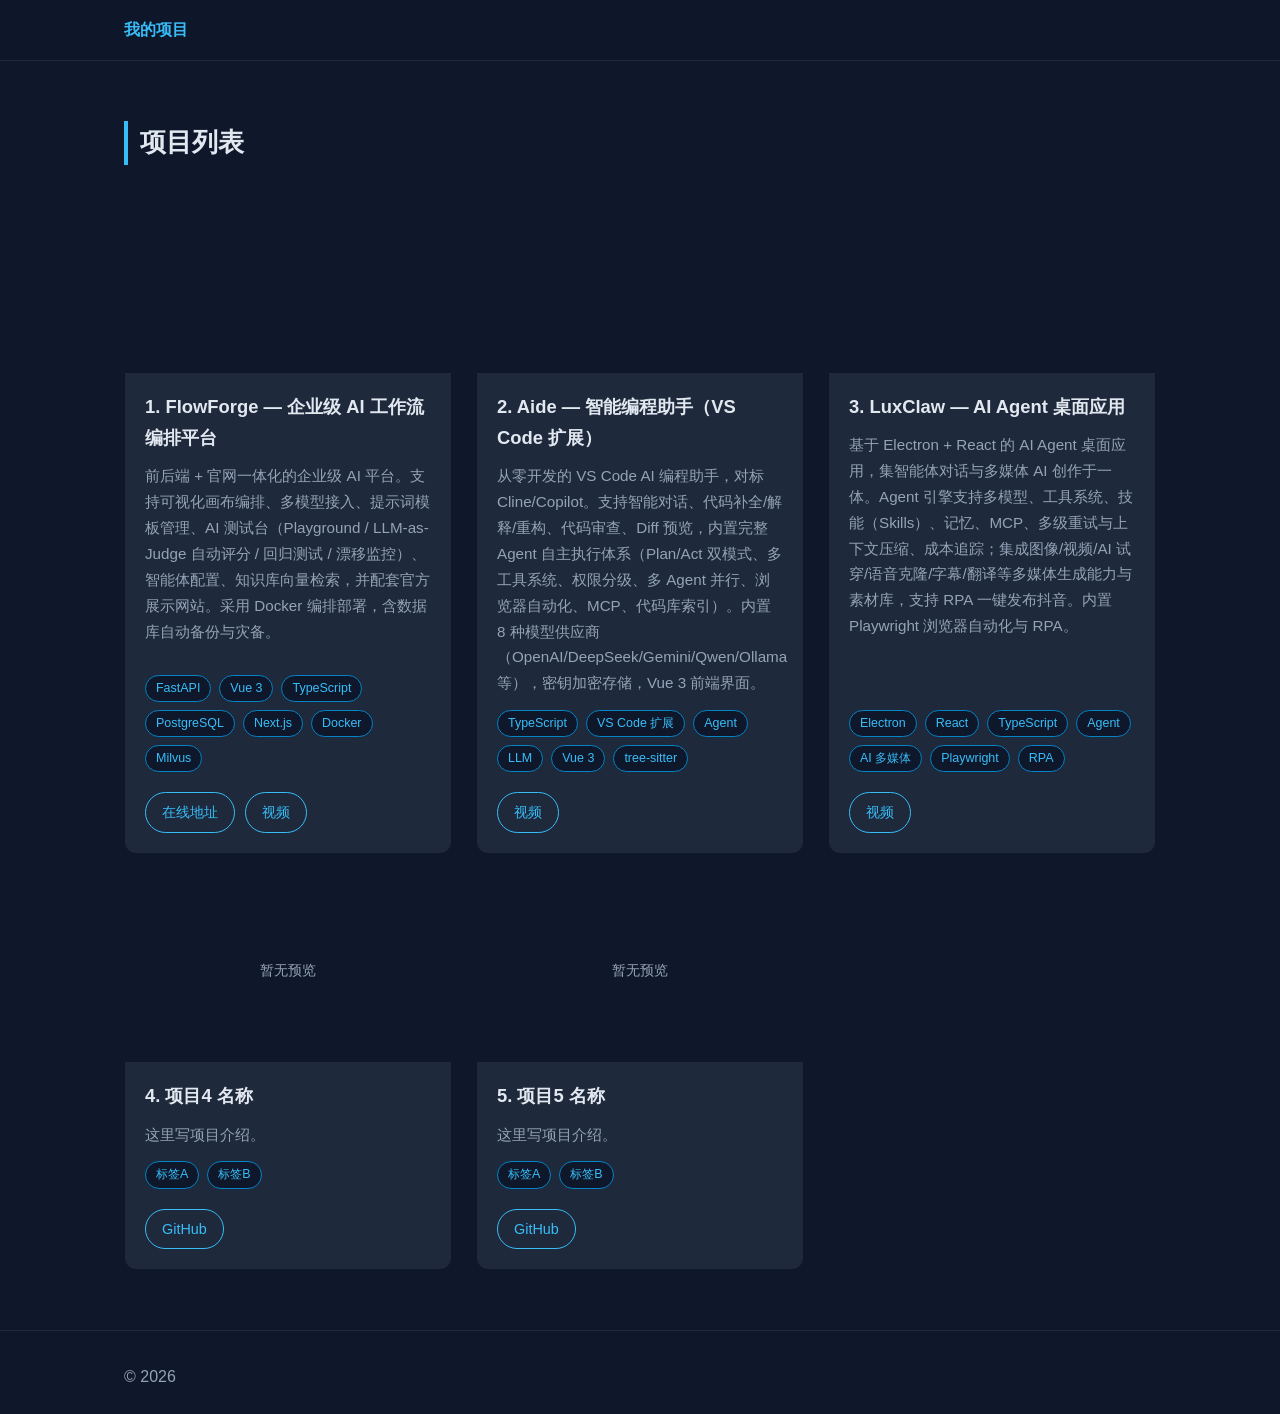
<file: index.html>
<!DOCTYPE html>
<html lang="zh-CN">
<head>
  <meta charset="UTF-8" />
  <meta name="viewport" content="width=device-width, initial-scale=1.0" />
  <title>我的项目</title>
  <link rel="stylesheet" href="assets/css/style.css" />
</head>
<body>
  <header class="site-header">
    <div class="container">
      <span class="brand">我的项目</span>
    </div>
  </header>

  <main id="projects" class="container">
    <h2 class="section-title">项目列表</h2>
    <div id="project-list" class="grid">
      <!-- 由 projects.js 渲染 -->
    </div>
  </main>

  <footer class="site-footer">
    <div class="container">
      <p>© <span id="year"></span></p>
    </div>
  </footer>

  <script src="assets/js/projects.js"></script>
  <script>
    document.getElementById('year').textContent = new Date().getFullYear();

    const list = document.getElementById('project-list');
    PROJECTS.forEach((p, i) => {
      const card = document.createElement('article');
      card.className = 'card';

      let media = '';
      if (typeof p.video === 'string') {
        // 外链视频（如 B站 iframe 地址）
        media = `<iframe class="media media-iframe" src="${p.video}" scrolling="no" border="0" frameborder="no" framespacing="0" allowfullscreen="true"></iframe>`;
      } else if (p.video && p.video.src) {
        // 本地视频文件
        media = `
          <video class="media" controls preload="metadata" poster="${p.image || ''}">
            <source src="${p.video.src}" type="${p.video.type}" />
            你的浏览器不支持 video 标签，请下载查看：<a href="${p.video.src}">视频文件</a>
          </video>`;
      } else if (p.image) {
        const placeholderHtml = `<div class="media media-placeholder">暂无预览</div>`;
        media = `<img class="media" src="${p.image}" alt="${p.name} 截图" onerror="this.outerHTML = \`${placeholderHtml}\`" />`;
      } else {
        media = `<div class="media media-placeholder">暂无预览</div>`;
      }

      let links = '';
      if (p.links) {
        if (p.links.github) links += `<a class="btn btn-ghost" href="${p.links.github}" target="_blank" rel="noopener">GitHub</a>`;
        if (p.links.site)   links += `<a class="btn btn-ghost" href="${p.links.site}" target="_blank" rel="noopener">在线地址</a>`;
        if (p.links.video)  links += `<a class="btn btn-ghost" href="${p.links.video}" target="_blank" rel="noopener">视频</a>`;
      }

      let tags = '';
      if (p.tags) {
        tags = `<div class="tags">${p.tags.map(t => `<span class="tag">${t}</span>`).join('')}</div>`;
      }

      card.innerHTML = `
        <div class="media-wrap">${media}</div>
        <div class="card-body">
          <h3>${i + 1}. ${p.name}</h3>
          <p class="desc">${p.description}</p>
          ${tags}
          <div class="card-links">${links}</div>
        </div>`;
      list.appendChild(card);
    });
  </script>
</body>
</html>
</file>
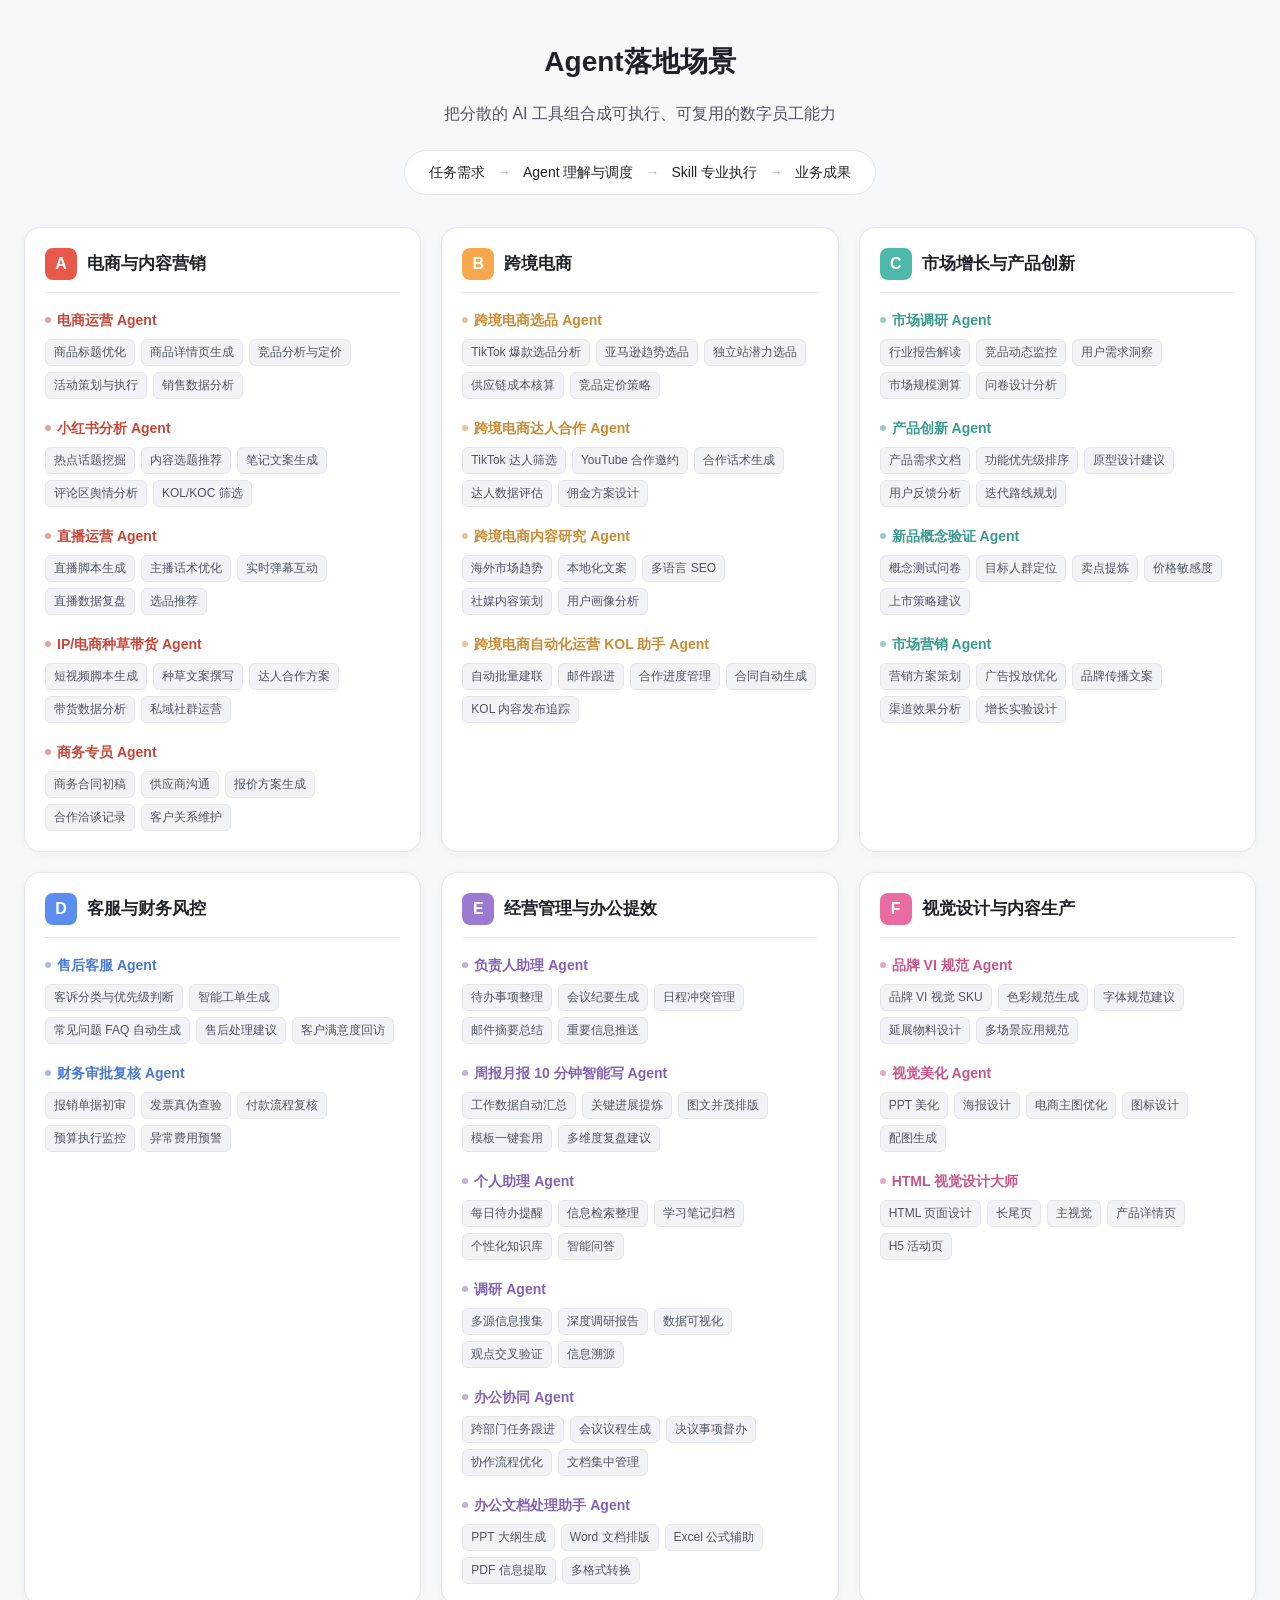
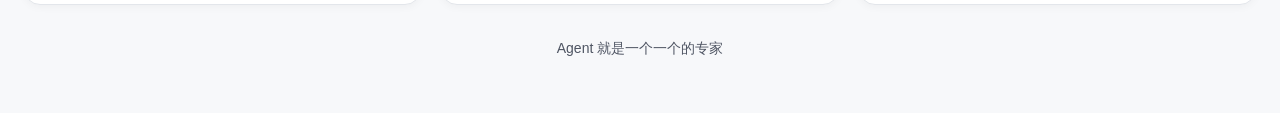
<file: agent落地.html>
<!DOCTYPE html>
<html lang="zh-CN">
<head>
  <meta charset="UTF-8" />
  <meta name="viewport" content="width=device-width, initial-scale=1.0" />
  <title>Agent落地场景</title>
  <style>
    :root {
      --bg: #f7f8fa;
      --card-bg: #ffffff;
      --text: #1f2329;
      --text-secondary: #4f5563;
      --border: #e3e6eb;
      --accent-a: #e8594a;
      --accent-b: #f6a84c;
      --accent-c: #4cb8a9;
      --accent-d: #5b8def;
      --accent-e: #9d7ad2;
      --accent-f: #e86ca2;
    }

    * {
      box-sizing: border-box;
    }

    body {
      margin: 0;
      padding: 0;
      font-family: -apple-system, BlinkMacSystemFont, "Segoe UI", "PingFang SC", "Hiragino Sans GB", "Microsoft YaHei", sans-serif;
      background: var(--bg);
      color: var(--text);
      line-height: 1.6;
    }

    .container {
      max-width: 1400px;
      margin: 0 auto;
      padding: 40px 24px;
    }

    header {
      text-align: center;
      margin-bottom: 32px;
    }

    h1 {
      font-size: 28px;
      font-weight: 700;
      margin: 0 0 8px;
      color: var(--text);
    }

    .subtitle {
      font-size: 16px;
      color: var(--text-secondary);
      margin-bottom: 24px;
    }

    .flow {
      display: inline-flex;
      align-items: center;
      gap: 12px;
      flex-wrap: wrap;
      justify-content: center;
      background: var(--card-bg);
      border: 1px solid var(--border);
      border-radius: 999px;
      padding: 10px 24px;
      font-size: 14px;
      color: var(--text-secondary);
    }

    .flow .step {
      color: var(--text);
      font-weight: 500;
    }

    .flow .arrow {
      color: #b0b5bf;
    }

    .grid {
      display: grid;
      grid-template-columns: repeat(3, 1fr);
      gap: 20px;
    }

    @media (max-width: 1024px) {
      .grid {
        grid-template-columns: repeat(2, 1fr);
      }
    }

    @media (max-width: 680px) {
      .grid {
        grid-template-columns: 1fr;
      }
    }

    .category {
      background: var(--card-bg);
      border-radius: 16px;
      border: 1px solid var(--border);
      padding: 20px;
      box-shadow: 0 2px 8px rgba(0, 0, 0, 0.04);
    }

    .cat-header {
      display: flex;
      align-items: center;
      gap: 10px;
      margin-bottom: 16px;
      padding-bottom: 12px;
      border-bottom: 1px solid var(--border);
    }

    .cat-letter {
      width: 32px;
      height: 32px;
      border-radius: 8px;
      display: flex;
      align-items: center;
      justify-content: center;
      color: #fff;
      font-weight: 700;
      font-size: 16px;
      flex-shrink: 0;
    }

    .cat-title {
      font-size: 17px;
      font-weight: 700;
      color: var(--text);
    }

    .agent {
      margin-bottom: 18px;
    }

    .agent:last-child {
      margin-bottom: 0;
    }

    .agent-name {
      font-size: 14px;
      font-weight: 600;
      color: var(--text);
      margin-bottom: 8px;
      display: flex;
      align-items: center;
      gap: 6px;
    }

    .agent-name::before {
      content: "";
      width: 6px;
      height: 6px;
      border-radius: 50%;
      background: currentColor;
      opacity: 0.5;
    }

    .skills {
      display: flex;
      flex-wrap: wrap;
      gap: 6px;
    }

    .skill {
      font-size: 12px;
      color: var(--text-secondary);
      background: #f2f3f6;
      border: 1px solid var(--border);
      border-radius: 6px;
      padding: 4px 8px;
      line-height: 1.4;
    }

    .accent-a .cat-letter { background: var(--accent-a); }
    .accent-a .agent-name { color: #c94638; }
    .accent-b .cat-letter { background: var(--accent-b); }
    .accent-b .agent-name { color: #c98c35; }
    .accent-c .cat-letter { background: var(--accent-c); }
    .accent-c .agent-name { color: #3a9b8d; }
    .accent-d .cat-letter { background: var(--accent-d); }
    .accent-d .agent-name { color: #4a78d4; }
    .accent-e .cat-letter { background: var(--accent-e); }
    .accent-e .agent-name { color: #8363b8; }
    .accent-f .cat-letter { background: var(--accent-f); }
    .accent-f .agent-name { color: #c95688; }

    .footer {
      text-align: center;
      margin-top: 32px;
      color: var(--text-secondary);
      font-size: 14px;
    }
  </style>
</head>
<body>
  <div class="container">
    <header>
      <h1>Agent落地场景</h1>
      <p class="subtitle">把分散的 AI 工具组合成可执行、可复用的数字员工能力</p>
      <div class="flow">
        <span class="step">任务需求</span>
        <span class="arrow">→</span>
        <span class="step">Agent 理解与调度</span>
        <span class="arrow">→</span>
        <span class="step">Skill 专业执行</span>
        <span class="arrow">→</span>
        <span class="step">业务成果</span>
      </div>
    </header>

    <div class="grid">
      <div class="category accent-a">
        <div class="cat-header">
          <div class="cat-letter">A</div>
          <div class="cat-title">电商与内容营销</div>
        </div>
        <div class="agent">
          <div class="agent-name">电商运营 Agent</div>
          <div class="skills">
            <span class="skill">商品标题优化</span>
            <span class="skill">商品详情页生成</span>
            <span class="skill">竞品分析与定价</span>
            <span class="skill">活动策划与执行</span>
            <span class="skill">销售数据分析</span>
          </div>
        </div>
        <div class="agent">
          <div class="agent-name">小红书分析 Agent</div>
          <div class="skills">
            <span class="skill">热点话题挖掘</span>
            <span class="skill">内容选题推荐</span>
            <span class="skill">笔记文案生成</span>
            <span class="skill">评论区舆情分析</span>
            <span class="skill">KOL/KOC 筛选</span>
          </div>
        </div>
        <div class="agent">
          <div class="agent-name">直播运营 Agent</div>
          <div class="skills">
            <span class="skill">直播脚本生成</span>
            <span class="skill">主播话术优化</span>
            <span class="skill">实时弹幕互动</span>
            <span class="skill">直播数据复盘</span>
            <span class="skill">选品推荐</span>
          </div>
        </div>
        <div class="agent">
          <div class="agent-name">IP/电商种草带货 Agent</div>
          <div class="skills">
            <span class="skill">短视频脚本生成</span>
            <span class="skill">种草文案撰写</span>
            <span class="skill">达人合作方案</span>
            <span class="skill">带货数据分析</span>
            <span class="skill">私域社群运营</span>
          </div>
        </div>
        <div class="agent">
          <div class="agent-name">商务专员 Agent</div>
          <div class="skills">
            <span class="skill">商务合同初稿</span>
            <span class="skill">供应商沟通</span>
            <span class="skill">报价方案生成</span>
            <span class="skill">合作洽谈记录</span>
            <span class="skill">客户关系维护</span>
          </div>
        </div>
      </div>

      <div class="category accent-b">
        <div class="cat-header">
          <div class="cat-letter">B</div>
          <div class="cat-title">跨境电商</div>
        </div>
        <div class="agent">
          <div class="agent-name">跨境电商选品 Agent</div>
          <div class="skills">
            <span class="skill">TikTok 爆款选品分析</span>
            <span class="skill">亚马逊趋势选品</span>
            <span class="skill">独立站潜力选品</span>
            <span class="skill">供应链成本核算</span>
            <span class="skill">竞品定价策略</span>
          </div>
        </div>
        <div class="agent">
          <div class="agent-name">跨境电商达人合作 Agent</div>
          <div class="skills">
            <span class="skill">TikTok 达人筛选</span>
            <span class="skill">YouTube 合作邀约</span>
            <span class="skill">合作话术生成</span>
            <span class="skill">达人数据评估</span>
            <span class="skill">佣金方案设计</span>
          </div>
        </div>
        <div class="agent">
          <div class="agent-name">跨境电商内容研究 Agent</div>
          <div class="skills">
            <span class="skill">海外市场趋势</span>
            <span class="skill">本地化文案</span>
            <span class="skill">多语言 SEO</span>
            <span class="skill">社媒内容策划</span>
            <span class="skill">用户画像分析</span>
          </div>
        </div>
        <div class="agent">
          <div class="agent-name">跨境电商自动化运营 KOL 助手 Agent</div>
          <div class="skills">
            <span class="skill">自动批量建联</span>
            <span class="skill">邮件跟进</span>
            <span class="skill">合作进度管理</span>
            <span class="skill">合同自动生成</span>
            <span class="skill">KOL 内容发布追踪</span>
          </div>
        </div>
      </div>

      <div class="category accent-c">
        <div class="cat-header">
          <div class="cat-letter">C</div>
          <div class="cat-title">市场增长与产品创新</div>
        </div>
        <div class="agent">
          <div class="agent-name">市场调研 Agent</div>
          <div class="skills">
            <span class="skill">行业报告解读</span>
            <span class="skill">竞品动态监控</span>
            <span class="skill">用户需求洞察</span>
            <span class="skill">市场规模测算</span>
            <span class="skill">问卷设计分析</span>
          </div>
        </div>
        <div class="agent">
          <div class="agent-name">产品创新 Agent</div>
          <div class="skills">
            <span class="skill">产品需求文档</span>
            <span class="skill">功能优先级排序</span>
            <span class="skill">原型设计建议</span>
            <span class="skill">用户反馈分析</span>
            <span class="skill">迭代路线规划</span>
          </div>
        </div>
        <div class="agent">
          <div class="agent-name">新品概念验证 Agent</div>
          <div class="skills">
            <span class="skill">概念测试问卷</span>
            <span class="skill">目标人群定位</span>
            <span class="skill">卖点提炼</span>
            <span class="skill">价格敏感度</span>
            <span class="skill">上市策略建议</span>
          </div>
        </div>
        <div class="agent">
          <div class="agent-name">市场营销 Agent</div>
          <div class="skills">
            <span class="skill">营销方案策划</span>
            <span class="skill">广告投放优化</span>
            <span class="skill">品牌传播文案</span>
            <span class="skill">渠道效果分析</span>
            <span class="skill">增长实验设计</span>
          </div>
        </div>
      </div>

      <div class="category accent-d">
        <div class="cat-header">
          <div class="cat-letter">D</div>
          <div class="cat-title">客服与财务风控</div>
        </div>
        <div class="agent">
          <div class="agent-name">售后客服 Agent</div>
          <div class="skills">
            <span class="skill">客诉分类与优先级判断</span>
            <span class="skill">智能工单生成</span>
            <span class="skill">常见问题 FAQ 自动生成</span>
            <span class="skill">售后处理建议</span>
            <span class="skill">客户满意度回访</span>
          </div>
        </div>
        <div class="agent">
          <div class="agent-name">财务审批复核 Agent</div>
          <div class="skills">
            <span class="skill">报销单据初审</span>
            <span class="skill">发票真伪查验</span>
            <span class="skill">付款流程复核</span>
            <span class="skill">预算执行监控</span>
            <span class="skill">异常费用预警</span>
          </div>
        </div>
      </div>

      <div class="category accent-e">
        <div class="cat-header">
          <div class="cat-letter">E</div>
          <div class="cat-title">经营管理与办公提效</div>
        </div>
        <div class="agent">
          <div class="agent-name">负责人助理 Agent</div>
          <div class="skills">
            <span class="skill">待办事项整理</span>
            <span class="skill">会议纪要生成</span>
            <span class="skill">日程冲突管理</span>
            <span class="skill">邮件摘要总结</span>
            <span class="skill">重要信息推送</span>
          </div>
        </div>
        <div class="agent">
          <div class="agent-name">周报月报 10 分钟智能写 Agent</div>
          <div class="skills">
            <span class="skill">工作数据自动汇总</span>
            <span class="skill">关键进展提炼</span>
            <span class="skill">图文并茂排版</span>
            <span class="skill">模板一键套用</span>
            <span class="skill">多维度复盘建议</span>
          </div>
        </div>
        <div class="agent">
          <div class="agent-name">个人助理 Agent</div>
          <div class="skills">
            <span class="skill">每日待办提醒</span>
            <span class="skill">信息检索整理</span>
            <span class="skill">学习笔记归档</span>
            <span class="skill">个性化知识库</span>
            <span class="skill">智能问答</span>
          </div>
        </div>
        <div class="agent">
          <div class="agent-name">调研 Agent</div>
          <div class="skills">
            <span class="skill">多源信息搜集</span>
            <span class="skill">深度调研报告</span>
            <span class="skill">数据可视化</span>
            <span class="skill">观点交叉验证</span>
            <span class="skill">信息溯源</span>
          </div>
        </div>
        <div class="agent">
          <div class="agent-name">办公协同 Agent</div>
          <div class="skills">
            <span class="skill">跨部门任务跟进</span>
            <span class="skill">会议议程生成</span>
            <span class="skill">决议事项督办</span>
            <span class="skill">协作流程优化</span>
            <span class="skill">文档集中管理</span>
          </div>
        </div>
        <div class="agent">
          <div class="agent-name">办公文档处理助手 Agent</div>
          <div class="skills">
            <span class="skill">PPT 大纲生成</span>
            <span class="skill">Word 文档排版</span>
            <span class="skill">Excel 公式辅助</span>
            <span class="skill">PDF 信息提取</span>
            <span class="skill">多格式转换</span>
          </div>
        </div>
      </div>

      <div class="category accent-f">
        <div class="cat-header">
          <div class="cat-letter">F</div>
          <div class="cat-title">视觉设计与内容生产</div>
        </div>
        <div class="agent">
          <div class="agent-name">品牌 VI 规范 Agent</div>
          <div class="skills">
            <span class="skill">品牌 VI 视觉 SKU</span>
            <span class="skill">色彩规范生成</span>
            <span class="skill">字体规范建议</span>
            <span class="skill">延展物料设计</span>
            <span class="skill">多场景应用规范</span>
          </div>
        </div>
        <div class="agent">
          <div class="agent-name">视觉美化 Agent</div>
          <div class="skills">
            <span class="skill">PPT 美化</span>
            <span class="skill">海报设计</span>
            <span class="skill">电商主图优化</span>
            <span class="skill">图标设计</span>
            <span class="skill">配图生成</span>
          </div>
        </div>
        <div class="agent">
          <div class="agent-name">HTML 视觉设计大师</div>
          <div class="skills">
            <span class="skill">HTML 页面设计</span>
            <span class="skill">长尾页</span>
            <span class="skill">主视觉</span>
            <span class="skill">产品详情页</span>
            <span class="skill">H5 活动页</span>
          </div>
        </div>
      </div>
    </div>

    <div class="footer">
      <p>Agent 就是一个一个的专家</p>
    </div>
  </div>
</body>
</html>
</file>
<file: assets/css/style.css>
/* ===== 基础 ===== */
* { box-sizing: border-box; margin: 0; padding: 0; }

:root {
  --bg: #0f172a;
  --surface: #1e293b;
  --text: #e2e8f0;
  --muted: #94a3b8;
  --accent: #38bdf8;
  --accent-dark: #0284c7;
  --radius: 12px;
}

html { scroll-behavior: smooth; }

body {
  font-family: -apple-system, BlinkMacSystemFont, "Segoe UI", "PingFang SC",
    "Hiragino Sans GB", "Microsoft YaHei", sans-serif;
  background: var(--bg);
  color: var(--text);
  line-height: 1.7;
}

.container {
  max-width: 1080px;
  margin: 0 auto;
  padding: 0 24px;
}

a { color: var(--accent); text-decoration: none; }
a:hover { text-decoration: underline; }

/* ===== 顶栏 ===== */
.site-header {
  background: rgba(15, 23, 42, 0.85);
  position: sticky;
  top: 0;
  z-index: 10;
  backdrop-filter: blur(6px);
  border-bottom: 1px solid #1e293b;
}
.site-header .container {
  display: flex;
  align-items: center;
  justify-content: space-between;
  height: 60px;
}
.brand { font-weight: 700; color: var(--accent); }
.site-header nav a {
  margin-left: 20px;
  color: var(--muted);
}
.site-header nav a:hover { color: var(--text); text-decoration: none; }

/* ===== 英雄区 ===== */
.hero {
  text-align: center;
  padding: 80px 24px 60px;
}
.hero h1 { font-size: 2.4rem; }
.hero .accent { color: var(--accent); }
.hero .subtitle {
  color: var(--muted);
  max-width: 620px;
  margin: 16px auto 28px;
}

/* ===== 按钮 ===== */
.btn {
  display: inline-block;
  background: var(--accent);
  color: #0f172a;
  font-weight: 600;
  padding: 10px 22px;
  border-radius: 999px;
  transition: background 0.2s;
}
.btn:hover {
  background: var(--accent-dark);
  color: #fff;
  text-decoration: none;
}
.btn-ghost {
  background: transparent;
  color: var(--accent);
  border: 1px solid var(--accent);
  padding: 7px 16px;
  font-size: 0.9rem;
  font-weight: 500;
  border-radius: 999px;
}
.btn-ghost:hover {
  background: var(--accent);
  color: #0f172a;
  text-decoration: none;
}

/* ===== 区块标题 ===== */
.section-title {
  margin: 60px 0 24px;
  font-size: 1.6rem;
  border-left: 4px solid var(--accent);
  padding-left: 12px;
}

/* ===== 项目网格 ===== */
.grid {
  display: grid;
  grid-template-columns: repeat(auto-fill, minmax(320px, 1fr));
  gap: 24px;
}

.card {
  background: var(--surface);
  border-radius: var(--radius);
  overflow: hidden;
  display: flex;
  flex-direction: column;
  border: 1px solid #0f172a;
  transition: transform 0.2s, border-color 0.2s;
}
.card:hover {
  transform: translateY(-4px);
  border-color: var(--accent);
}

.media-wrap { background: #0f172a; }
.media {
  width: 100%;
  display: block;
  aspect-ratio: 16 / 9;
  object-fit: cover;
  background: #0f172a;
}
.media-placeholder {
  aspect-ratio: 16 / 9;
  display: flex;
  align-items: center;
  justify-content: center;
  color: var(--muted);
  font-size: 0.9rem;
}
.media-iframe {
  aspect-ratio: 16 / 9;
  border: 0;
  width: 100%;
}

.card-body { padding: 18px 20px 20px; display: flex; flex-direction: column; flex: 1; }
.card-body h3 { margin-bottom: 10px; font-size: 1.15rem; }
.card-body .desc { color: var(--muted); font-size: 0.95rem; flex: 1; }

.tags { margin: 14px 0; display: flex; flex-wrap: wrap; gap: 8px; }
.tag {
  background: #0f172a;
  color: var(--accent);
  border: 1px solid var(--accent-dark);
  font-size: 0.78rem;
  padding: 2px 10px;
  border-radius: 999px;
}

.card-links { display: flex; flex-wrap: wrap; gap: 10px; margin-top: 6px; }

/* ===== 关于我 / 页脚 ===== */
.about-text {
  color: var(--muted);
  max-width: 720px;
}

.site-footer {
  margin-top: 60px;
  padding: 32px 0 24px;
  border-top: 1px solid #1e293b;
  color: var(--muted);
}
.contact-list { list-style: none; color: var(--muted); }
.contact-list li { margin-bottom: 8px; }
.copyright { margin-top: 20px; font-size: 0.85rem; color: #64748b; }

/* ===== 响应式 ===== */
@media (max-width: 640px) {
  .hero h1 { font-size: 1.8rem; }
  .grid { grid-template-columns: 1fr; }
}
</file>
